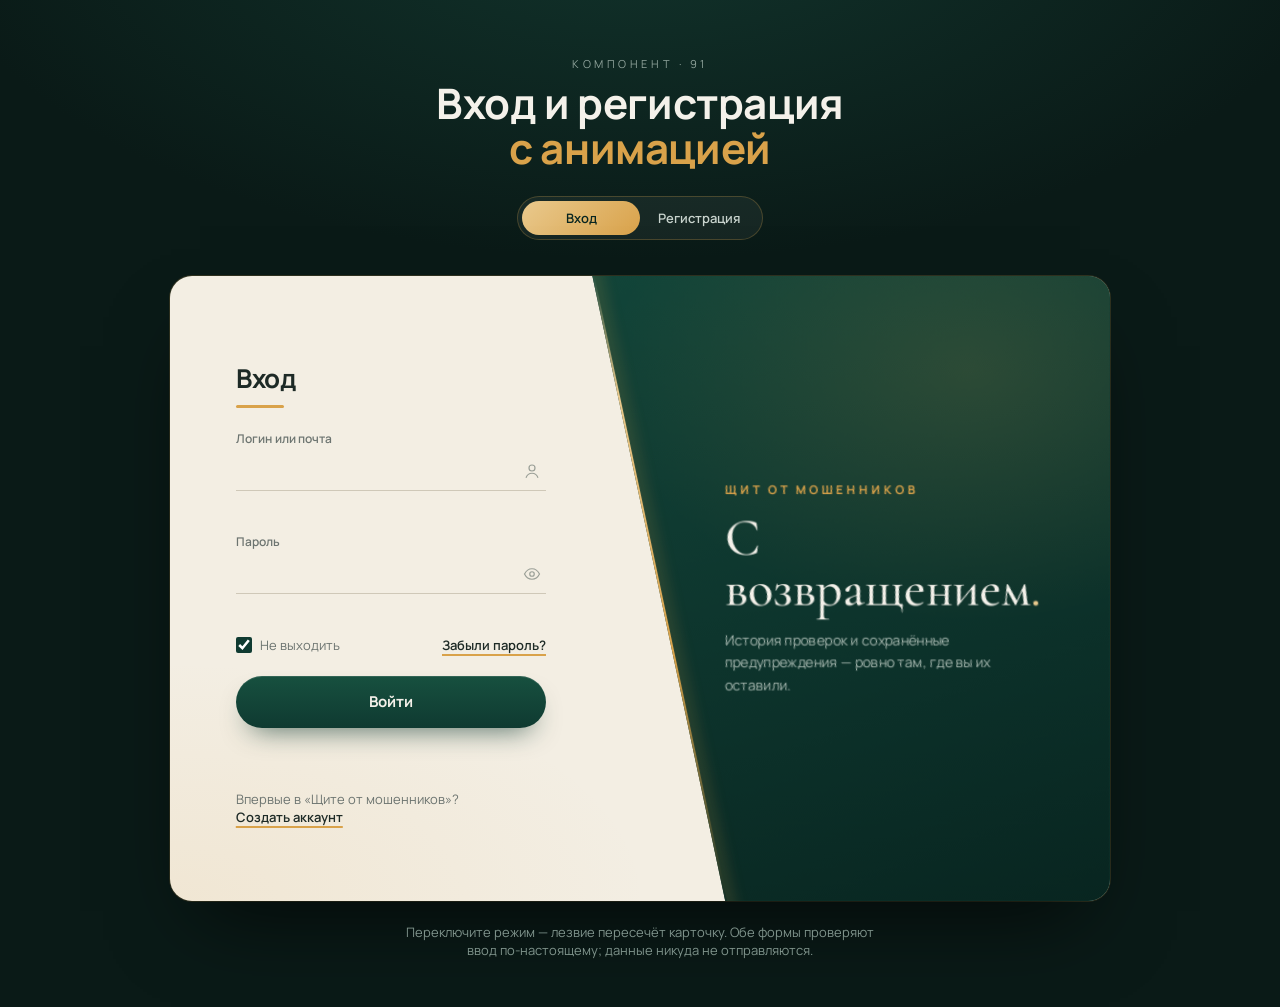
<file: verso/index.html>
<!doctype html>
<html lang="ru">
<head>
<meta charset="utf-8">
<meta name="viewport" content="width=device-width, initial-scale=1, viewport-fit=cover">
<title>Щит от мошенников — вход</title>
<link rel="preconnect" href="https://fonts.googleapis.com">
<link rel="preconnect" href="https://fonts.gstatic.com" crossorigin>
<link rel="stylesheet" href="https://fonts.googleapis.com/css2?family=Cormorant+Garamond:ital,wght@0,500;0,600;1,500&family=Manrope:wght@400;500;600;700&display=swap">
<style>
/* Layout: одна карточка по центру; тёмное «лезвие» (skewX) ездит по ней одним translateX,
   а его содержимое едет обратно — поэтому текст стоит в координатах карточки и «режется» швом. */
:root {
  --night: #0a1a17;      /* фон страницы */
  --pine: #0f3a31;       /* лезвие */
  --pine-deep: #082520;
  --paper: #f3eee3;      /* панель формы */
  --ink: #1d2a26;        /* текст на бумаге */
  --ink-soft: #6c7470;
  --gold: #d9a24a;       /* акцент и швы */
  --gold-soft: #e9c98d;
  --mist: #c8d3cd;       /* текст на тёмном */
  --error: #b5462f;
  --ok: #2f7a5c;

  --font-display: "Cormorant Garamond", "Times New Roman", Georgia, serif;
  --font-ui: "Manrope", "Segoe UI", system-ui, -apple-system, sans-serif;

  --rake: 12deg;
  --ease: cubic-bezier(.7, 0, .2, 1);
  color-scheme: dark;
}

* { box-sizing: border-box; }
html, body { margin: 0; }
body {
  min-height: 100vh;
  background:
    radial-gradient(1200px 600px at 50% -10%, #12352d 0%, transparent 60%),
    var(--night);
  color: var(--mist);
  font-family: var(--font-ui);
  font-size: 15px;
  padding-inline: 16px;
  padding-block: 56px 48px;
  -webkit-font-smoothing: antialiased;
}

/* ---------- Шапка ---------- */
.intro { text-align: center; display: grid; gap: 10px; margin: 0 auto 36px; max-width: 640px; }
.eyebrow {
  font-size: 11px; letter-spacing: .32em; text-transform: uppercase; color: #8fa39b;
}
.intro h1 {
  margin: 0; font-weight: 700; font-size: clamp(28px, 5vw, 42px); line-height: 1.08;
  color: #f4f1ea; text-wrap: balance; letter-spacing: -.01em;
}
.intro h1 span { display: block; color: var(--gold); }
.intro h1 { animation: rise .9s var(--ease) both; }
.eyebrow { animation: rise .9s .05s var(--ease) both; }

.switch {
  justify-self: center; margin-top: 14px;
  display: inline-grid; grid-template-columns: 1fr 1fr; position: relative;
  padding: 4px; border-radius: 999px; background: rgba(255,255,255,.05);
  border: 1px solid rgba(217,162,74,.25);
  animation: rise .9s .12s var(--ease) both;
}
.switch button {
  position: relative; z-index: 1; border: 0; background: none; cursor: pointer;
  font: 600 13px var(--font-ui); color: var(--mist); padding: 8px 18px; border-radius: 999px;
  transition: color .4s;
}
.switch button[aria-pressed="true"] { color: var(--pine-deep); }
.switch::before {
  content: ""; position: absolute; top: 4px; bottom: 4px; left: 4px; width: calc(50% - 4px);
  border-radius: 999px; background: linear-gradient(135deg, var(--gold-soft), var(--gold));
  transition: transform .7s var(--ease);
}
.switch[data-mode="signup"]::before { transform: translateX(100%); }

/* ---------- Карточка ---------- */
.auth {
  container-type: inline-size;
  --bx: 52; --bw: 60;
  position: relative; overflow: hidden; isolation: isolate;
  max-width: 940px; margin: 0 auto;
  min-height: 560px;
  display: grid; grid-template-columns: 1fr 1fr;
  background: var(--paper); color: var(--ink);
  border-radius: 22px;
  box-shadow: 0 40px 80px -30px rgba(0,0,0,.7), 0 0 0 1px rgba(217,162,74,.18);
  animation: rise 1s .18s var(--ease) both;
}
.auth::after { /* лёгкая бумажная фактура */
  content: ""; position: absolute; inset: 0; z-index: -1; pointer-events: none;
  background: radial-gradient(800px 400px at 0% 100%, rgba(217,162,74,.10), transparent 60%);
}

/* ---------- Формы ---------- */
.pane {
  grid-row: 1; display: flex; flex-direction: column; justify-content: center;
  gap: 22px; padding: 56px 10cqw 48px 7cqw; min-width: 0;
  visibility: hidden;
}
.pane--signin { grid-column: 1; }
.pane--signup { grid-column: 2; padding: 56px 7cqw 48px 10cqw; }
.pane.is-on { visibility: visible; }
.pane > * { opacity: 0; transform: translateY(12px); }
.pane.is-on > * {
  opacity: 1; transform: none;
  transition: opacity .6s var(--ease), transform .6s var(--ease);
  transition-delay: calc(var(--i, 0) * 60ms + 80ms);
}

.pane__lede { display: none; }
.pane h2 {
  margin: 0; font-size: 26px; font-weight: 700; letter-spacing: -.01em; color: var(--ink);
  position: relative; padding-bottom: 12px;
}
.pane h2::after {
  content: ""; position: absolute; left: 0; bottom: 0; width: 48px; height: 3px; border-radius: 2px;
  background: var(--gold); transform-origin: left; transform: scaleX(0);
  transition: transform .8s .35s var(--ease);
}
.pane.is-on h2::after { transform: scaleX(1); }

.form { display: grid; gap: 22px; }
.field { display: grid; gap: 4px; position: relative; }
.field label { font-size: 12px; font-weight: 600; color: var(--ink-soft); letter-spacing: .01em; }
.field__row { position: relative; display: flex; align-items: center; }
.field input {
  width: 100%; border: 0; background: transparent; outline: none;
  font: 500 16px var(--font-ui); color: var(--ink);
  padding: 8px 34px 9px 0;
  border-bottom: 1px solid #cfc8b8;
}
.field__line {
  position: absolute; left: 0; right: 0; bottom: 0; height: 2px; background: var(--gold);
  transform: scaleX(0); transform-origin: left; transition: transform .5s var(--ease);
}
.field input:focus ~ .field__line { transform: scaleX(1); }
.field.has-error input { border-bottom-color: var(--error); }
.field.has-error .field__line { background: var(--error); }
.field__icon {
  position: absolute; right: 0; width: 28px; height: 28px; display: grid; place-items: center;
  color: #9a9f97; border: 0; background: none; padding: 0; border-radius: 6px;
}
button.field__icon { cursor: pointer; }
button.field__icon:hover { color: var(--ink); }
.field__icon svg { width: 18px; height: 18px; }
.field__msg { min-height: 16px; font-size: 12px; color: var(--ink-soft); }
.field.has-error .field__msg { color: var(--error); }

.meter { display: grid; grid-template-columns: repeat(4, 1fr); gap: 4px; margin-top: 2px; }
.meter i { height: 3px; border-radius: 2px; background: #e0d9ca; transition: background .4s; }
.meter[data-score="1"] i:nth-child(-n+1),
.meter[data-score="2"] i:nth-child(-n+2) { background: var(--gold); }
.meter[data-score="3"] i:nth-child(-n+3),
.meter[data-score="4"] i:nth-child(-n+4) { background: var(--ok); }

.row { display: flex; justify-content: space-between; align-items: center; gap: 12px; flex-wrap: wrap; font-size: 13px; }
.check { display: inline-flex; align-items: center; gap: 8px; color: var(--ink-soft); cursor: pointer; }
.check input { accent-color: var(--pine); width: 16px; height: 16px; margin: 0; }
.link {
  border: 0; background: none; padding: 0; cursor: pointer; font: 600 13px var(--font-ui);
  color: var(--ink); text-decoration: underline; text-decoration-color: var(--gold);
  text-underline-offset: 4px; text-decoration-thickness: 2px;
}
.link:hover { color: var(--pine); }

.btn {
  position: relative; overflow: hidden; border: 0; cursor: pointer;
  height: 52px; border-radius: 999px;
  font: 700 15px var(--font-ui); letter-spacing: .01em; color: #f4f1ea;
  background: linear-gradient(180deg, #17503f, var(--pine));
  box-shadow: 0 14px 28px -14px rgba(15,58,49,.8), inset 0 1px 0 rgba(255,255,255,.12);
  transition: transform .25s var(--ease), box-shadow .25s;
}
.btn::after { /* блик */
  content: ""; position: absolute; top: 0; bottom: 0; width: 40%; left: -60%;
  background: linear-gradient(100deg, transparent, rgba(233,201,141,.35), transparent);
  transform: skewX(-20deg); transition: left .8s var(--ease);
}
.btn:hover::after { left: 120%; }
.btn:hover { transform: translateY(-1px); }
.btn:active { transform: translateY(1px); }
.btn.is-busy { pointer-events: none; color: transparent; }
.btn.is-busy::before {
  content: ""; position: absolute; inset: 0; margin: auto; width: 20px; height: 20px; border-radius: 50%;
  border: 2px solid rgba(244,241,234,.35); border-top-color: var(--gold-soft); animation: spin .8s linear infinite;
}
.btn.is-done { background: linear-gradient(180deg, #2c7a5a, #1f5d45); }

.note { margin: 0; font-size: 13px; color: var(--ink-soft); }
.note .link { font-size: 13px; }
.status { margin: 0; min-height: 18px; font-size: 13px; font-weight: 600; color: var(--ok); }
.status.is-error { color: var(--error); }

/* ---------- Лезвие ---------- */
.band {
  position: absolute; top: 0; bottom: 0; left: 0; z-index: 2;
  width: calc(var(--bw) * 1cqw);
  transform: translateX(calc(var(--bx) * 1cqw)) skewX(var(--rake));
  overflow: hidden; background: var(--pine);
  will-change: transform, width;
}
.band__inner {
  position: absolute; top: 0; bottom: 0; left: 0; width: 100cqw;
  transform: translateX(calc(var(--bx) * -1cqw)) skewX(calc(-1 * var(--rake)));
  display: grid; grid-template-columns: 1fr 1fr;
  background:
    radial-gradient(600px 420px at 85% 15%, rgba(217,162,74,.14), transparent 60%),
    radial-gradient(700px 500px at 10% 95%, rgba(10,40,34,.9), transparent 70%),
    linear-gradient(160deg, #134a3d 0%, var(--pine) 45%, var(--pine-deep) 100%);
  will-change: transform;
}
.band__edge {
  position: absolute; top: -2%; bottom: -2%; width: 2px; z-index: 3;
  background: linear-gradient(180deg, transparent, var(--gold-soft) 20%, var(--gold) 60%, transparent);
  box-shadow: 0 0 18px 2px rgba(217,162,74,.45);
}
.band__edge--l { left: 0; }
.band__edge--r { right: 0; }

.welcome {
  align-self: center; padding: 0 7cqw 0 9cqw; color: var(--mist); display: grid; gap: 14px;
}
.welcome--signup { grid-column: 1; padding: 0 12cqw 0 6cqw; }
.welcome--signin { grid-column: 2; }
.brand { font-size: 12px; font-weight: 700; letter-spacing: .28em; text-transform: uppercase; color: var(--gold); }
.welcome h3 {
  margin: 0; font-family: var(--font-display); font-weight: 500;
  font-size: clamp(38px, 5.6cqw, 56px); line-height: .98; color: #f4f1ea; text-wrap: balance;
}
.welcome h3 em { color: var(--gold-soft); font-style: italic; }
.welcome p { margin: 0; font-size: 14px; line-height: 1.6; max-width: 34ch; color: #a9bab2; }
.band__mark { display: none; }

.caption {
  text-align: center; margin: 22px auto 0; max-width: 60ch; font-size: 13px; color: #7f938b;
  animation: rise 1s .3s var(--ease) both;
}

/* ---------- Телефон ---------- */
@media (max-width: 720px) {
  body { padding-block: 32px 32px; }
  .auth { grid-template-columns: 1fr; min-height: 0; border-radius: 18px; }
  .pane, .pane--signup { grid-column: 1; grid-row: 1; padding: 36px 24px 32px; gap: 18px; }
  .pane__lede { display: grid; gap: 6px; }
  .pane__lede .brand { font-size: 11px; }
  .pane__lede strong {
    font-family: var(--font-display); font-weight: 500; font-size: 32px; line-height: 1; color: var(--pine);
  }
  .pane__lede strong em { color: #a8752a; }
  .welcome { display: none; }
  .band__inner { grid-template-columns: 1fr; place-items: center; }
  .band__mark {
    display: block; font-family: var(--font-display); font-style: italic; font-size: 64px; color: var(--gold-soft);
    letter-spacing: .02em;
  }
}

@keyframes rise { from { opacity: 0; transform: translateY(16px); } }
@keyframes spin { to { transform: rotate(360deg); } }

:focus-visible { outline: 2px solid var(--gold); outline-offset: 3px; }
.field input:focus-visible { outline: none; }

@media (prefers-reduced-motion: reduce) {
  *, *::before, *::after { animation-duration: 1ms !important; transition-duration: 1ms !important; transition-delay: 0ms !important; }
}
</style>
</head>
<body>

<header class="intro">
  <div class="eyebrow">Компонент · 91</div>
  <h1>Вход и регистрация<span>с анимацией</span></h1>
  <div class="switch" id="switch" data-mode="signin" role="group" aria-label="Режим">
    <button type="button" id="sw-signin" data-go="signin" aria-pressed="true">Вход</button>
    <button type="button" id="sw-signup" data-go="signup" aria-pressed="false">Регистрация</button>
  </div>
</header>

<main class="auth" id="auth" data-mode="signin">

  <!-- Вход -->
  <section class="pane pane--signin is-on" id="pane-signin" aria-label="Вход">
    <div class="pane__lede" style="--i:0"><span class="brand">Щит от мошенников</span><strong>С возвращением<em>.</em></strong></div>
    <h2 style="--i:1">Вход</h2>
    <form class="form" id="form-signin" novalidate style="--i:2">
      <div class="field">
        <label for="si-login">Логин или почта</label>
        <div class="field__row">
          <input id="si-login" name="login" autocomplete="username" required>
          <span class="field__icon" aria-hidden="true"><svg viewBox="0 0 24 24" fill="none" stroke="currentColor" stroke-width="1.6"><circle cx="12" cy="8" r="4"/><path d="M4 21c1.5-4 4.5-6 8-6s6.5 2 8 6"/></svg></span>
          <span class="field__line"></span>
        </div>
        <div class="field__msg"></div>
      </div>
      <div class="field">
        <label for="si-pass">Пароль</label>
        <div class="field__row">
          <input id="si-pass" name="password" type="password" autocomplete="current-password" required>
          <button type="button" class="field__icon js-eye" aria-label="Показать пароль"><svg viewBox="0 0 24 24" fill="none" stroke="currentColor" stroke-width="1.6"><path d="M2 12s3.5-7 10-7 10 7 10 7-3.5 7-10 7S2 12 2 12z"/><circle cx="12" cy="12" r="3"/></svg></button>
          <span class="field__line"></span>
        </div>
        <div class="field__msg"></div>
      </div>
      <div class="row">
        <label class="check"><input type="checkbox" id="si-keep" checked> Не выходить</label>
        <button type="button" class="link" id="forgot">Забыли пароль?</button>
      </div>
      <button class="btn" type="submit">Войти</button>
      <p class="status" role="status"></p>
    </form>
    <p class="note" style="--i:3">Впервые в «Щите от мошенников»? <button type="button" class="link" data-go="signup">Создать аккаунт</button></p>
  </section>

  <!-- Регистрация -->
  <section class="pane pane--signup" id="pane-signup" aria-label="Регистрация" inert>
    <div class="pane__lede" style="--i:0"><span class="brand">Щит от мошенников</span><strong>Начните <em>под защитой.</em></strong></div>
    <h2 style="--i:1">Создать аккаунт</h2>
    <form class="form" id="form-signup" novalidate style="--i:2">
      <div class="field">
        <label for="su-name">Имя и фамилия</label>
        <div class="field__row">
          <input id="su-name" name="name" autocomplete="name" required>
          <span class="field__icon" aria-hidden="true"><svg viewBox="0 0 24 24" fill="none" stroke="currentColor" stroke-width="1.6"><circle cx="12" cy="8" r="4"/><path d="M4 21c1.5-4 4.5-6 8-6s6.5 2 8 6"/></svg></span>
          <span class="field__line"></span>
        </div>
        <div class="field__msg"></div>
      </div>
      <div class="field">
        <label for="su-email">Электронная почта</label>
        <div class="field__row">
          <input id="su-email" name="email" type="email" autocomplete="email" required>
          <span class="field__icon" aria-hidden="true"><svg viewBox="0 0 24 24" fill="none" stroke="currentColor" stroke-width="1.6"><rect x="3" y="5" width="18" height="14" rx="2"/><path d="m3 7 9 6 9-6"/></svg></span>
          <span class="field__line"></span>
        </div>
        <div class="field__msg"></div>
      </div>
      <div class="field">
        <label for="su-pass">Пароль</label>
        <div class="field__row">
          <input id="su-pass" name="password" type="password" autocomplete="new-password" required>
          <button type="button" class="field__icon js-eye" aria-label="Показать пароль"><svg viewBox="0 0 24 24" fill="none" stroke="currentColor" stroke-width="1.6"><path d="M2 12s3.5-7 10-7 10 7 10 7-3.5 7-10 7S2 12 2 12z"/><circle cx="12" cy="12" r="3"/></svg></button>
          <span class="field__line"></span>
        </div>
        <div class="meter" id="meter" data-score="0" aria-hidden="true"><i></i><i></i><i></i><i></i></div>
        <div class="field__msg">Минимум 8 символов.</div>
      </div>
      <button class="btn" type="submit">Создать аккаунт</button>
      <p class="status" role="status"></p>
    </form>
    <p class="note" style="--i:3">Уже есть аккаунт? <button type="button" class="link" data-go="signin">Войти</button></p>
  </section>

  <!-- Одно лезвие, два светящихся шва -->
  <div class="band" aria-hidden="true">
    <div class="band__inner">
      <div class="welcome welcome--signup">
        <span class="brand">Щит от мошенников</span>
        <h3>Начните<br><em>под защитой.</em></h3>
        <p>Один аккаунт, чтобы проверять подозрительные сообщения и ссылки на любом устройстве.</p>
      </div>
      <div class="welcome welcome--signin">
        <span class="brand">Щит от мошенников</span>
        <h3>С возвращением<em>.</em></h3>
        <p>История проверок и сохранённые предупреждения — ровно там, где вы их оставили.</p>
      </div>
      <span class="band__mark">Щит</span>
    </div>
    <span class="band__edge band__edge--l"></span>
    <span class="band__edge band__edge--r"></span>
  </div>
</main>

<p class="caption">Переключите режим — лезвие пересечёт карточку. Обе формы проверяют ввод по-настоящему; данные никуда не отправляются.</p>

<script>
(() => {
  const auth = document.getElementById('auth');
  const sw = document.getElementById('switch');
  const panes = { signin: document.getElementById('pane-signin'), signup: document.getElementById('pane-signup') };
  const narrow = matchMedia('(max-width: 720px)');
  const still = matchMedia('(prefers-reduced-motion: reduce)');

  // Положения лезвия в cqw (процентах ширины карточки): x — левый край, w — ширина.
  // s — насколько скос (12°) выносит углы лезвия за его край, тоже в cqw.
  const slant = () => Math.tan(12 * Math.PI / 180) * auth.offsetHeight / 2 / auth.offsetWidth * 100;
  const rest = () => {
    const s = slant();
    return narrow.matches
      ? { signin: { x: 102 + s, w: 60 }, signup: { x: -62 - s, w: 60 } }   // на телефоне лезвие ждёт за краем
      : { signin: { x: 52, w: 60 },      signup: { x: -12, w: 60 } };
  };
  const cover = () => { const s = slant(); return { x: -2 - s, w: 104 + 2 * s }; };  // закрывает всю карточку
  const DUR = 1150;

  const ease = t => t < .5 ? 4 * t * t * t : 1 - Math.pow(-2 * t + 2, 3) / 2;
  const mix = (a, b, t) => a + (b - a) * t;
  const set = p => { auth.style.setProperty('--bx', p.x.toFixed(3)); auth.style.setProperty('--bw', p.w.toFixed(3)); };

  let mode = 'signin', raf = 0, busy = false;
  set(rest()[mode]);

  function show(next) {
    const other = next === 'signin' ? 'signup' : 'signin';
    panes[other].classList.remove('is-on'); panes[other].inert = true;
    panes[next].classList.add('is-on');     panes[next].inert = false;
  }

  function go(next) {
    if (next === mode || busy) return;
    const from = rest()[mode], to = rest()[next];
    mode = next;
    auth.dataset.mode = sw.dataset.mode = next;
    sw.querySelectorAll('button').forEach(b => b.setAttribute('aria-pressed', String(b.dataset.go === next)));

    if (still.matches) { show(next); set(to); return; }

    // Ведущий край уходит первым, ведомый догоняет: from → cover → (пауза) → to
    const c = cover();
    const keys = [[0, from], [.44, c], [.56, c], [1, to]];
    let swapped = false, t0 = 0;
    busy = true;
    cancelAnimationFrame(raf);
    const step = now => {
      if (!t0) t0 = now;
      const t = Math.min(1, (now - t0) / DUR);
      let i = 0; while (t > keys[i + 1][0]) i++;
      const [ta, a] = keys[i], [tb, b] = keys[i + 1];
      const k = ease((t - ta) / (tb - ta || 1));
      set({ x: mix(a.x, b.x, k), w: mix(a.w, b.w, k) });
      if (!swapped && t >= .5) { swapped = true; show(next); }  // пока лезвие закрывает карточку
      if (t < 1) raf = requestAnimationFrame(step);
      else { busy = false; focusFirst(next); }
    };
    raf = requestAnimationFrame(step);
  }

  function focusFirst(m) {
    if (matchMedia('(hover: hover)').matches) panes[m].querySelector('input')?.focus({ preventScroll: true });
  }

  document.addEventListener('click', e => {
    const b = e.target.closest('[data-go]');
    if (b) go(b.dataset.go);
  });
  addEventListener('resize', () => { if (!busy) set(rest()[mode]); });

  // Показать/скрыть пароль
  document.querySelectorAll('.js-eye').forEach(btn => btn.addEventListener('click', () => {
    const input = btn.parentElement.querySelector('input');
    const hidden = input.type === 'password';
    input.type = hidden ? 'text' : 'password';
    btn.setAttribute('aria-label', hidden ? 'Скрыть пароль' : 'Показать пароль');
    btn.style.color = hidden ? 'var(--pine)' : '';
  }));

  // ---------- Проверка форм ----------
  const EMAIL = /^[^\s@]+@[^\s@]+\.[^\s@]{2,}$/;
  const rules = {
    'si-login': v => v.trim().length >= 3 || 'Введите логин или почту — минимум 3 символа.',
    'si-pass':  v => v.length >= 8 || 'Пароль не короче 8 символов.',
    'su-name':  v => /\S+\s+\S+/.test(v.trim()) || 'Укажите имя и фамилию через пробел.',
    'su-email': v => EMAIL.test(v.trim()) || 'Почта должна выглядеть как name@example.ru.',
    'su-pass':  v => v.length >= 8 || 'Минимум 8 символов — сейчас ' + v.length + '.',
  };
  const hints = { 'su-pass': 'Минимум 8 символов.' };

  function check(input, quiet) {
    const field = input.closest('.field'), msg = field.querySelector('.field__msg');
    const res = rules[input.id](input.value);
    const ok = res === true;
    if (!quiet || ok) {
      field.classList.toggle('has-error', !ok);
      msg.textContent = ok ? (hints[input.id] || '') : res;
    }
    return ok;
  }

  Object.keys(rules).forEach(id => {
    const el = document.getElementById(id);
    el.addEventListener('blur', () => { if (el.value) check(el); });
    el.addEventListener('input', () => { if (el.closest('.field').classList.contains('has-error')) check(el); });
  });

  const meter = document.getElementById('meter');
  document.getElementById('su-pass').addEventListener('input', e => {
    const v = e.target.value;
    let s = 0;
    if (v.length >= 8) s++;
    if (/[a-zа-яё]/.test(v) && /[A-ZА-ЯЁ]/.test(v)) s++;
    if (/\d/.test(v)) s++;
    if (/[^\wа-яё]/i.test(v) || v.length >= 14) s++;
    meter.dataset.score = v ? Math.max(1, s) : 0;
  });

  function wire(formId, done) {
    const form = document.getElementById(formId);
    const status = form.querySelector('.status');
    const btn = form.querySelector('.btn');
    const label = btn.textContent;
    form.addEventListener('submit', e => {
      e.preventDefault();
      const inputs = [...form.querySelectorAll('input[id]')].filter(i => rules[i.id]);
      const bad = inputs.filter(i => !check(i));
      status.classList.remove('is-error');
      if (bad.length) {
        status.textContent = '';
        bad[0].focus();
        bad[0].closest('.field').animate(
          [{ transform: 'translateX(0)' }, { transform: 'translateX(-6px)' }, { transform: 'translateX(5px)' }, { transform: 'translateX(-3px)' }, { transform: 'translateX(0)' }],
          { duration: 380, easing: 'ease-out' });
        return;
      }
      btn.classList.add('is-busy'); status.textContent = '';
      setTimeout(() => {
        btn.classList.remove('is-busy'); btn.classList.add('is-done');
        btn.textContent = 'Готово ✓';
        status.textContent = done(form);
        setTimeout(() => { btn.classList.remove('is-done'); btn.textContent = label; }, 2400);
      }, 900);
    });
  }
  wire('form-signin', f => 'Вход выполнен. Это демо — данные никуда не отправлены.');
  wire('form-signup', f => 'Аккаунт для ' + f.querySelector('#su-name').value.trim().split(/\s+/)[0] + ' создан (демо).');

  document.getElementById('forgot').addEventListener('click', () => {
    const login = document.getElementById('si-login');
    const status = document.querySelector('#form-signin .status');
    if (!check(login)) { login.focus(); status.textContent = ''; return; }
    status.classList.remove('is-error');
    status.textContent = 'Ссылка для сброса пароля отправлена бы на ' + login.value.trim() + ' (демо).';
  });

  // Стрелки ←/→ переключают режим, когда фокус не в поле ввода
  document.addEventListener('keydown', e => {
    if (e.target.matches('input')) return;
    if (e.key === 'ArrowRight') go('signup');
    if (e.key === 'ArrowLeft') go('signin');
  });
})();
</script>
</body>
</html>
</file>
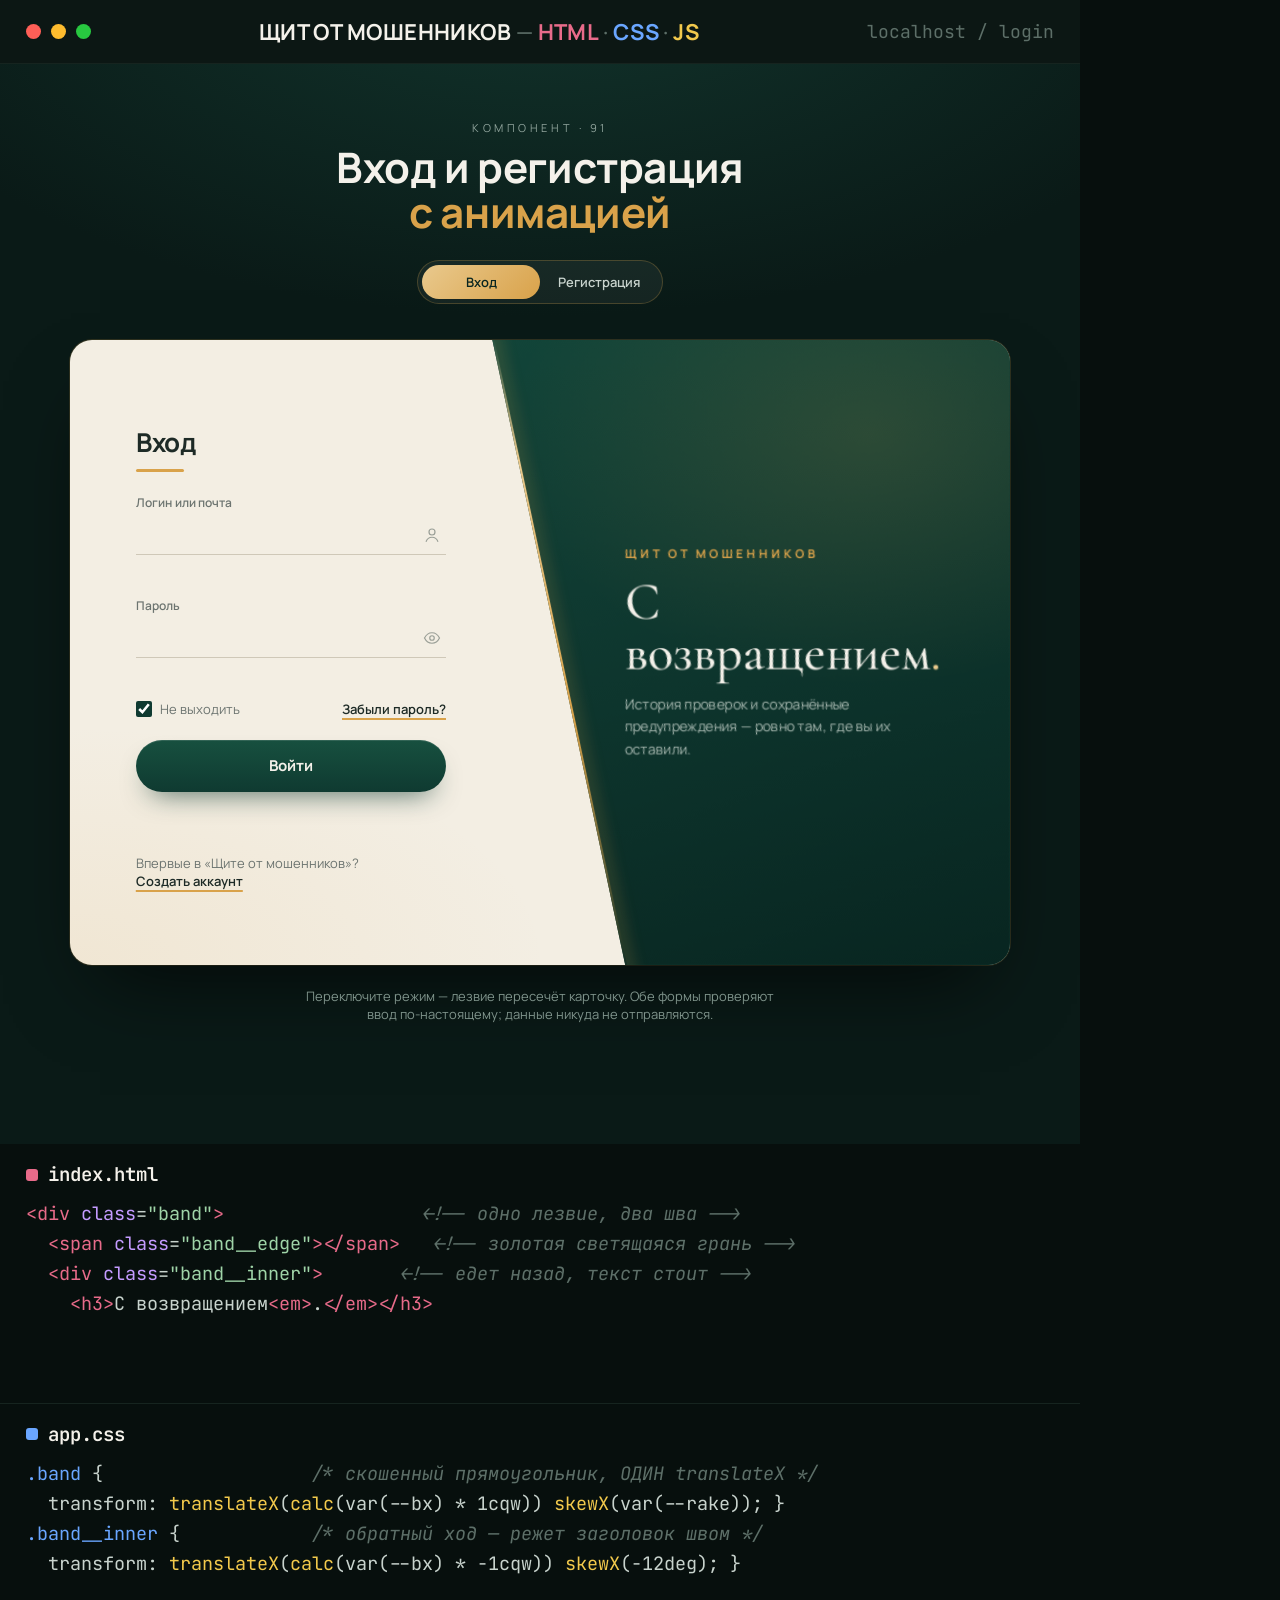
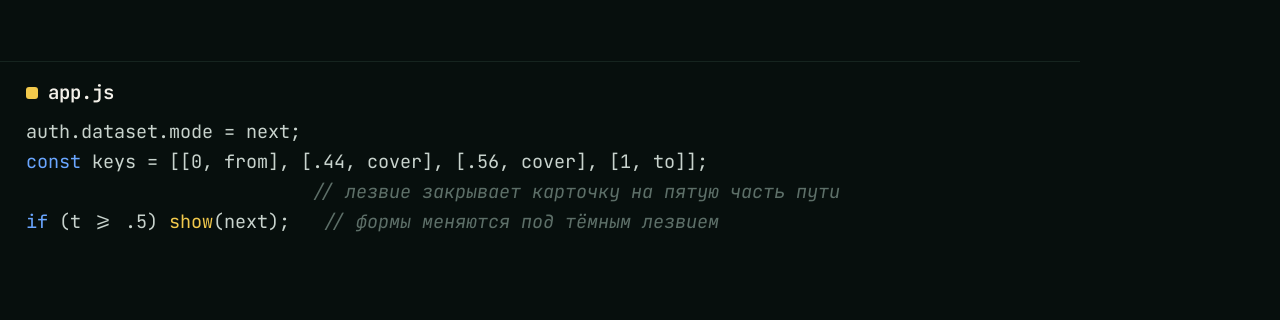
<file: verso/reel/reel.html>
<!doctype html>
<html lang="ru">
<head>
<meta charset="utf-8">
<title>Щит от мошенников — ролик</title>
<link rel="stylesheet" href="https://fonts.googleapis.com/css2?family=JetBrains+Mono:wght@400;600&family=Manrope:wght@500;700&display=swap">
<style>
/* Кадр 1080×1920: строка «браузера», живая страница во фрейме, три панели кода. */
:root {
  --night: #070f0d; --bar: #0c1714; --line: #16241f;
  --mist: #c8d3cd; --dim: #5d6f68; --gold: #d9a24a;
  --html: #e86b8a; --css: #6aa6ff; --js: #f2c94c;
  --str: #9fd4a8; --tag: #e86b8a; --attr: #c49bff;
  --mono: "JetBrains Mono", ui-monospace, Menlo, monospace;
  --ui: "Manrope", system-ui, sans-serif;
}
* { box-sizing: border-box; }
html, body { margin: 0; width: 1080px; height: 1920px; overflow: hidden; background: var(--night); color: var(--mist); }

.chrome {
  height: 64px; display: flex; align-items: center; gap: 22px; padding: 0 26px;
  background: var(--bar); border-bottom: 1px solid var(--line); font-family: var(--ui);
}
.dots { display: flex; gap: 10px; }
.dots i { width: 15px; height: 15px; border-radius: 50%; display: block; }
.dots i:nth-child(1) { background: #ff5f57; } .dots i:nth-child(2) { background: #febc2e; } .dots i:nth-child(3) { background: #28c840; }
.tab { flex: 1; text-align: center; font-weight: 700; font-size: 22px; letter-spacing: .02em; color: #f4f1ea; }
.tab .h { color: var(--html); } .tab .c { color: var(--css); } .tab .j { color: var(--js); } .tab .s { color: var(--dim); font-weight: 500; }
.url { font-family: var(--mono); font-size: 18px; color: var(--dim); }

.stage { height: 1080px; border-bottom: 1px solid var(--line); }
.stage iframe { width: 1080px; height: 1080px; border: 0; display: block; }

.code { height: 776px; display: grid; grid-template-rows: 1fr 1fr 1fr; }
.pane { border-top: 1px solid var(--line); padding: 18px 26px 0; overflow: hidden; }
.pane:first-child { border-top: 0; }
.file { font: 600 19px var(--mono); color: #f4f1ea; display: flex; align-items: center; gap: 10px; margin-bottom: 12px; }
.file::before { content: ""; width: 12px; height: 12px; border-radius: 3px; background: var(--c); }
pre { margin: 0; font: 400 18.5px/1.62 var(--mono); white-space: pre; color: var(--mist); }
pre .ln { display: block; padding: 0 10px; margin: 0 -10px; border-radius: 6px; transition: background .35s, box-shadow .35s; }
pre .ln.on { background: rgba(217,162,74,.14); box-shadow: inset 3px 0 0 var(--gold); }
.t { color: var(--tag); } .a { color: var(--attr); } .s { color: var(--str); } .k { color: var(--css); } .f { color: var(--js); }
.cm { color: var(--dim); font-style: italic; }
</style>
</head>
<body>
<div class="chrome">
  <div class="dots"><i></i><i></i><i></i></div>
  <div class="tab">ЩИТ ОТ МОШЕННИКОВ <span class="s">—</span> <span class="h">HTML</span> <span class="s">·</span> <span class="c">CSS</span> <span class="s">·</span> <span class="j">JS</span></div>
  <div class="url">localhost / login</div>
</div>

<div class="stage"><iframe id="app" src="../index.html" title="Страница входа"></iframe></div>

<div class="code">
  <div class="pane" style="--c: var(--html)">
    <div class="file">index.html</div>
<pre><span class="ln" id="h1"><span class="t">&lt;div</span> <span class="a">class</span>=<span class="s">"band"</span><span class="t">&gt;</span>                  <span class="cm">&lt;!-- одно лезвие, два шва --&gt;</span></span><span class="ln" id="h2">  <span class="t">&lt;span</span> <span class="a">class</span>=<span class="s">"band__edge"</span><span class="t">&gt;&lt;/span&gt;</span>   <span class="cm">&lt;!-- золотая светящаяся грань --&gt;</span></span><span class="ln" id="h3">  <span class="t">&lt;div</span> <span class="a">class</span>=<span class="s">"band__inner"</span><span class="t">&gt;</span>       <span class="cm">&lt;!-- едет назад, текст стоит --&gt;</span></span><span class="ln" id="h4">    <span class="t">&lt;h3&gt;</span>С возвращением<span class="t">&lt;em&gt;</span>.<span class="t">&lt;/em&gt;&lt;/h3&gt;</span></span></pre>
  </div>
  <div class="pane" style="--c: var(--css)">
    <div class="file">app.css</div>
<pre><span class="ln" id="c1"><span class="k">.band</span> {                   <span class="cm">/* скошенный прямоугольник, ОДИН translateX */</span></span><span class="ln" id="c2">  transform: <span class="f">translateX</span>(<span class="f">calc</span>(var(--bx) * 1cqw)) <span class="f">skewX</span>(var(--rake)); }</span><span class="ln" id="c3"><span class="k">.band__inner</span> {            <span class="cm">/* обратный ход — режет заголовок швом */</span></span><span class="ln" id="c4">  transform: <span class="f">translateX</span>(<span class="f">calc</span>(var(--bx) * -1cqw)) <span class="f">skewX</span>(-12deg); }</span></pre>
  </div>
  <div class="pane" style="--c: var(--js)">
    <div class="file">app.js</div>
<pre><span class="ln" id="j1">auth.dataset.mode = next;</span><span class="ln" id="j2"><span class="k">const</span> keys = [[0, from], [.44, cover], [.56, cover], [1, to]];</span><span class="ln" id="j3">                          <span class="cm">// лезвие закрывает карточку на пятую часть пути</span></span><span class="ln" id="j4"><span class="k">if</span> (t &gt;= .5) <span class="f">show</span>(next);   <span class="cm">// формы меняются под тёмным лезвием</span></span></pre>
  </div>
</div>

<script>
  // Подсветка строк кода — вызывается из сценария записи.
  window.hl = ids => {
    document.querySelectorAll('.ln.on').forEach(e => e.classList.remove('on'));
    ids.forEach(id => document.getElementById(id)?.classList.add('on'));
  };
</script>
</body>
</html>
</file>
